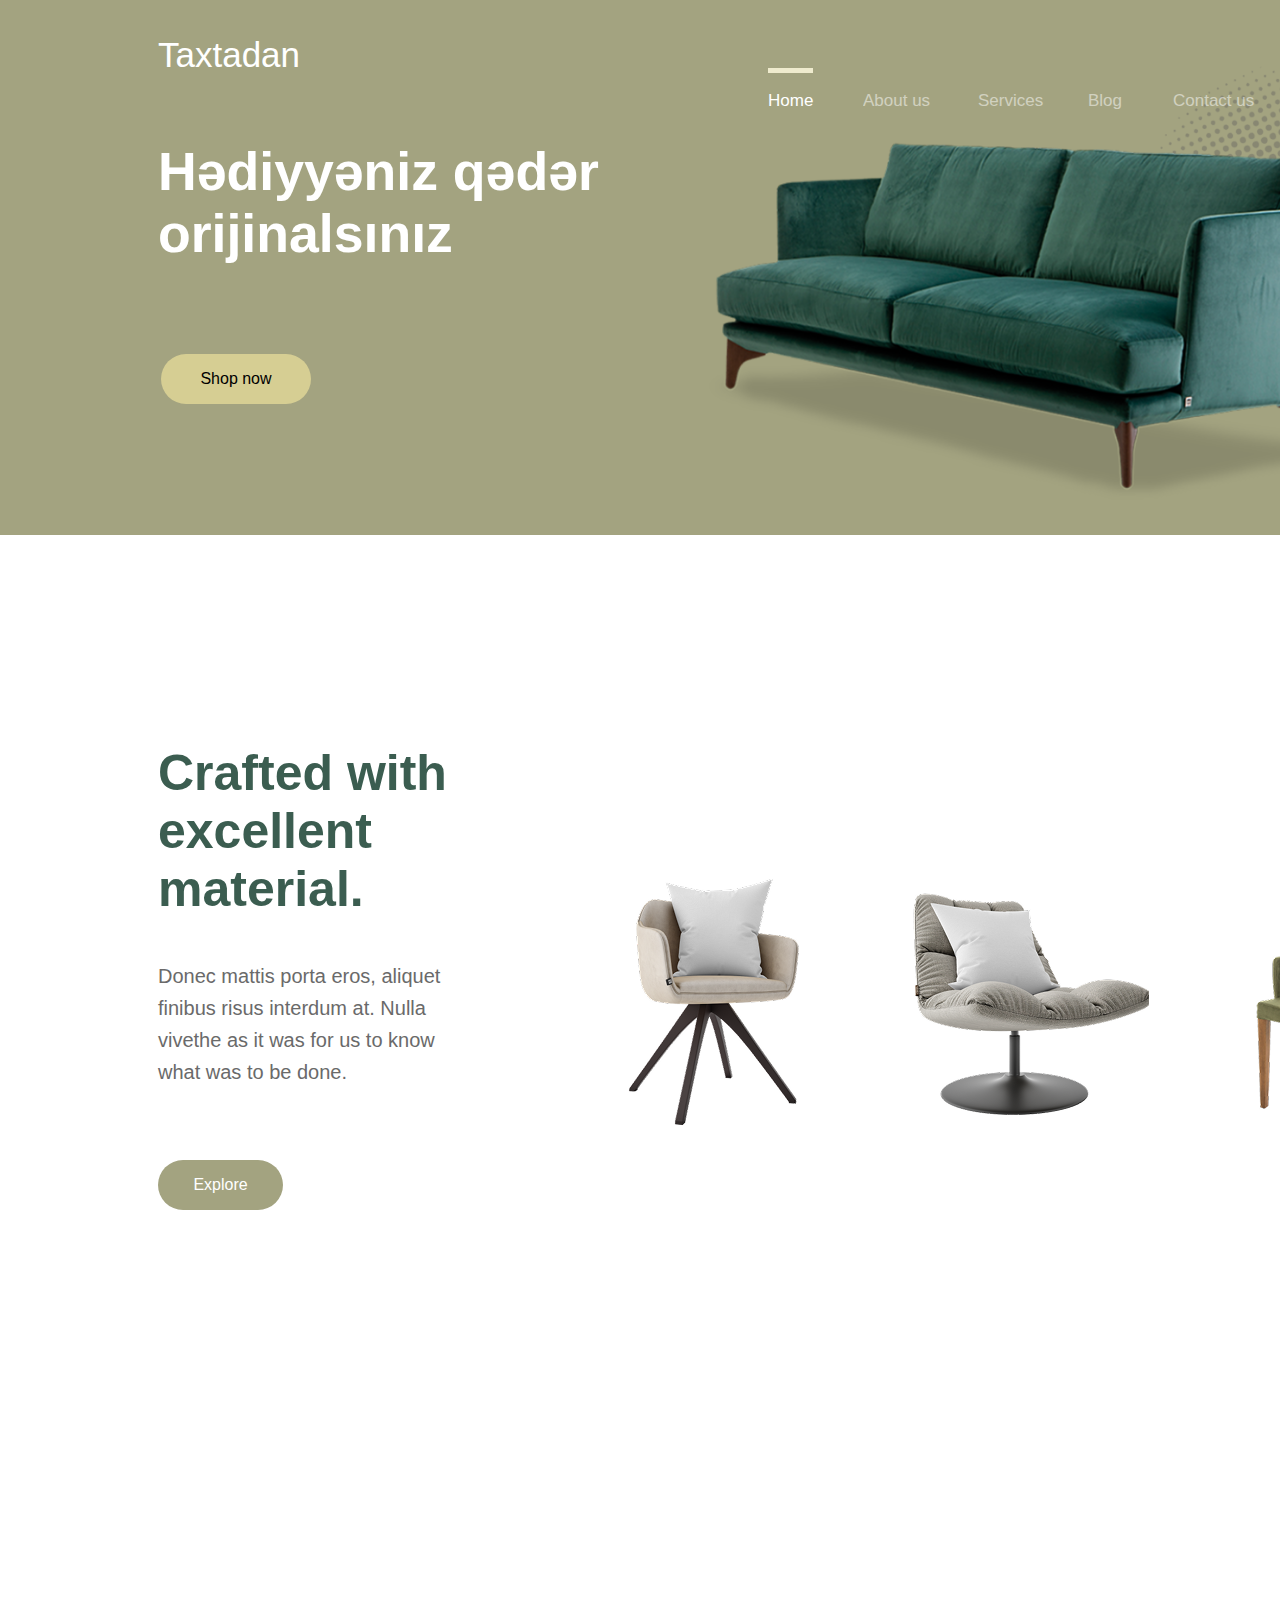
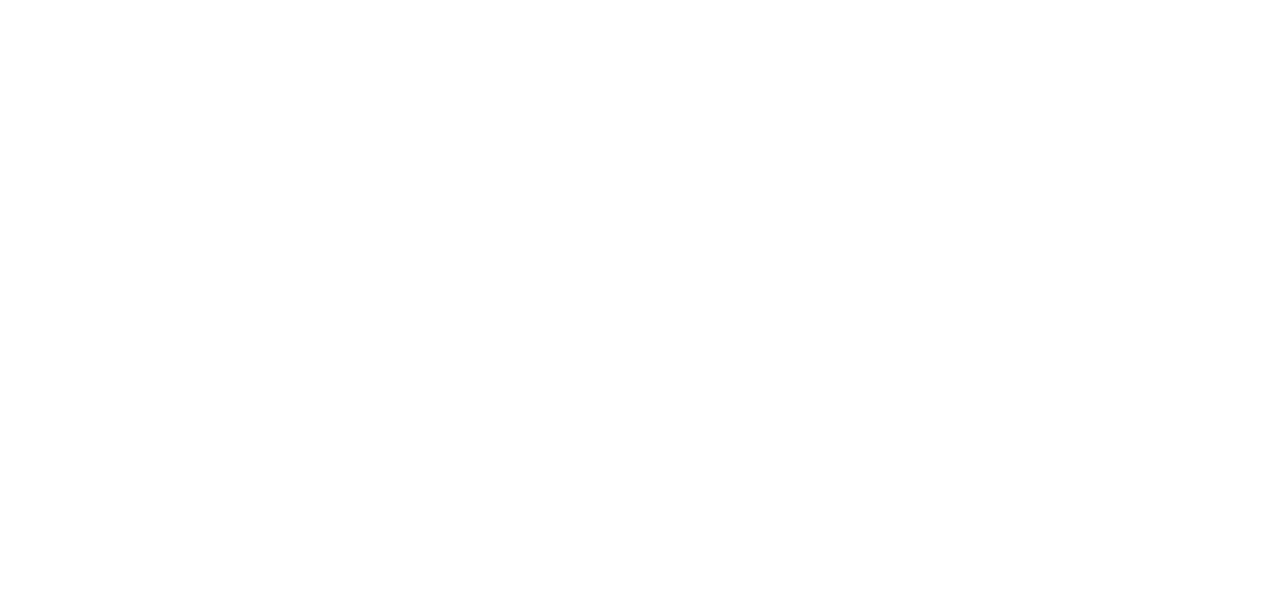
<file: index.html>
<!DOCTYPE html>
<html lang="en">
  <head>
    <meta charset="UTF-8" />
    <meta name="viewport" content="width=device-width, initial-scale=1.0" />
    <title>Taxtadan</title>
  </head>
  <body>
    <link rel="stylesheet" href="styles.css" />
    <script href="script.js"></script>
    <link
      class="fontInter"
      rel="preconnect"
      href="https://fonts.googleapis.com"
    />
    <link
      class="fontInter"
      rel="preconnect"
      href="https://fonts.gstatic.com"
      crossorigin
    />
    <link
      class="fontInter"
      href="https://fonts.googleapis.com/css2?family=Inter:ital,opsz,wght@0,14..32,100..900;1,14..32,100..900&display=swap"
      rel="stylesheet"
    />
    <div class="box1"></div>
    <div class="taxtadan"><p>Taxtadan</p></div>
    <div class="welcome">
      <h6>Hədiyyəniz qədər <br />orijinalsınız</h6>
    </div>
    <img class="couch1" src="photos/couch1.png" alt="" />
    <img
      class="dots"
      src="photos/pngtree-black-circle-round-halftone-vector-dot-editable-aesthetic-png-png-image_6033005.png"
      alt=""
    />
    <a href="#"><button class="shopNow">Shop now</button></a>
    <a href="#"><button class="explore1">Explore</button></a>
    <a href="#" style="text-decoration: none"><p class="home">Home</p></a>
    <div class="box2"></div>
    <a href="#" style="text-decoration: none"
      ><p class="aboutUs">About us</p></a
    >
    <a href="#" style="text-decoration: none"
      ><p class="services">Services</p></a
    >
    <a href="#" style="text-decoration: none"><p class="blog">Blog</p></a>
    <a href="#" style="text-decoration: none"
      ><p class="contactUs">Contact us</p></a
    >
    <a href="#"><img class="user" src="photos/User.png" alt="" /></a>
    <a href="#"><img class="cart" src="photos/Cart.png" alt="" /></a>
    <h6 class="craft1">Crafted with <br />excellent <br />material.</h6>
    <p class="craft2">
      Donec mattis porta eros, aliquet <br />finibus risus interdum at. Nulla
      <br />vivethe as it was for us to know <br />what was to be done.
    </p>
    <a href="#"><button class="explore2">Explore</button></a>
    <img class="couch2" src="photos/couch2.png" alt="" />
    <img class="couch3" src="photos/couch3.png" alt="" />
    <img class="couch4" src="photos/couch4.png" alt="" />
    <img class="box3" src="photos/box3.png" alt="" />
  </body>
</html>
</file>
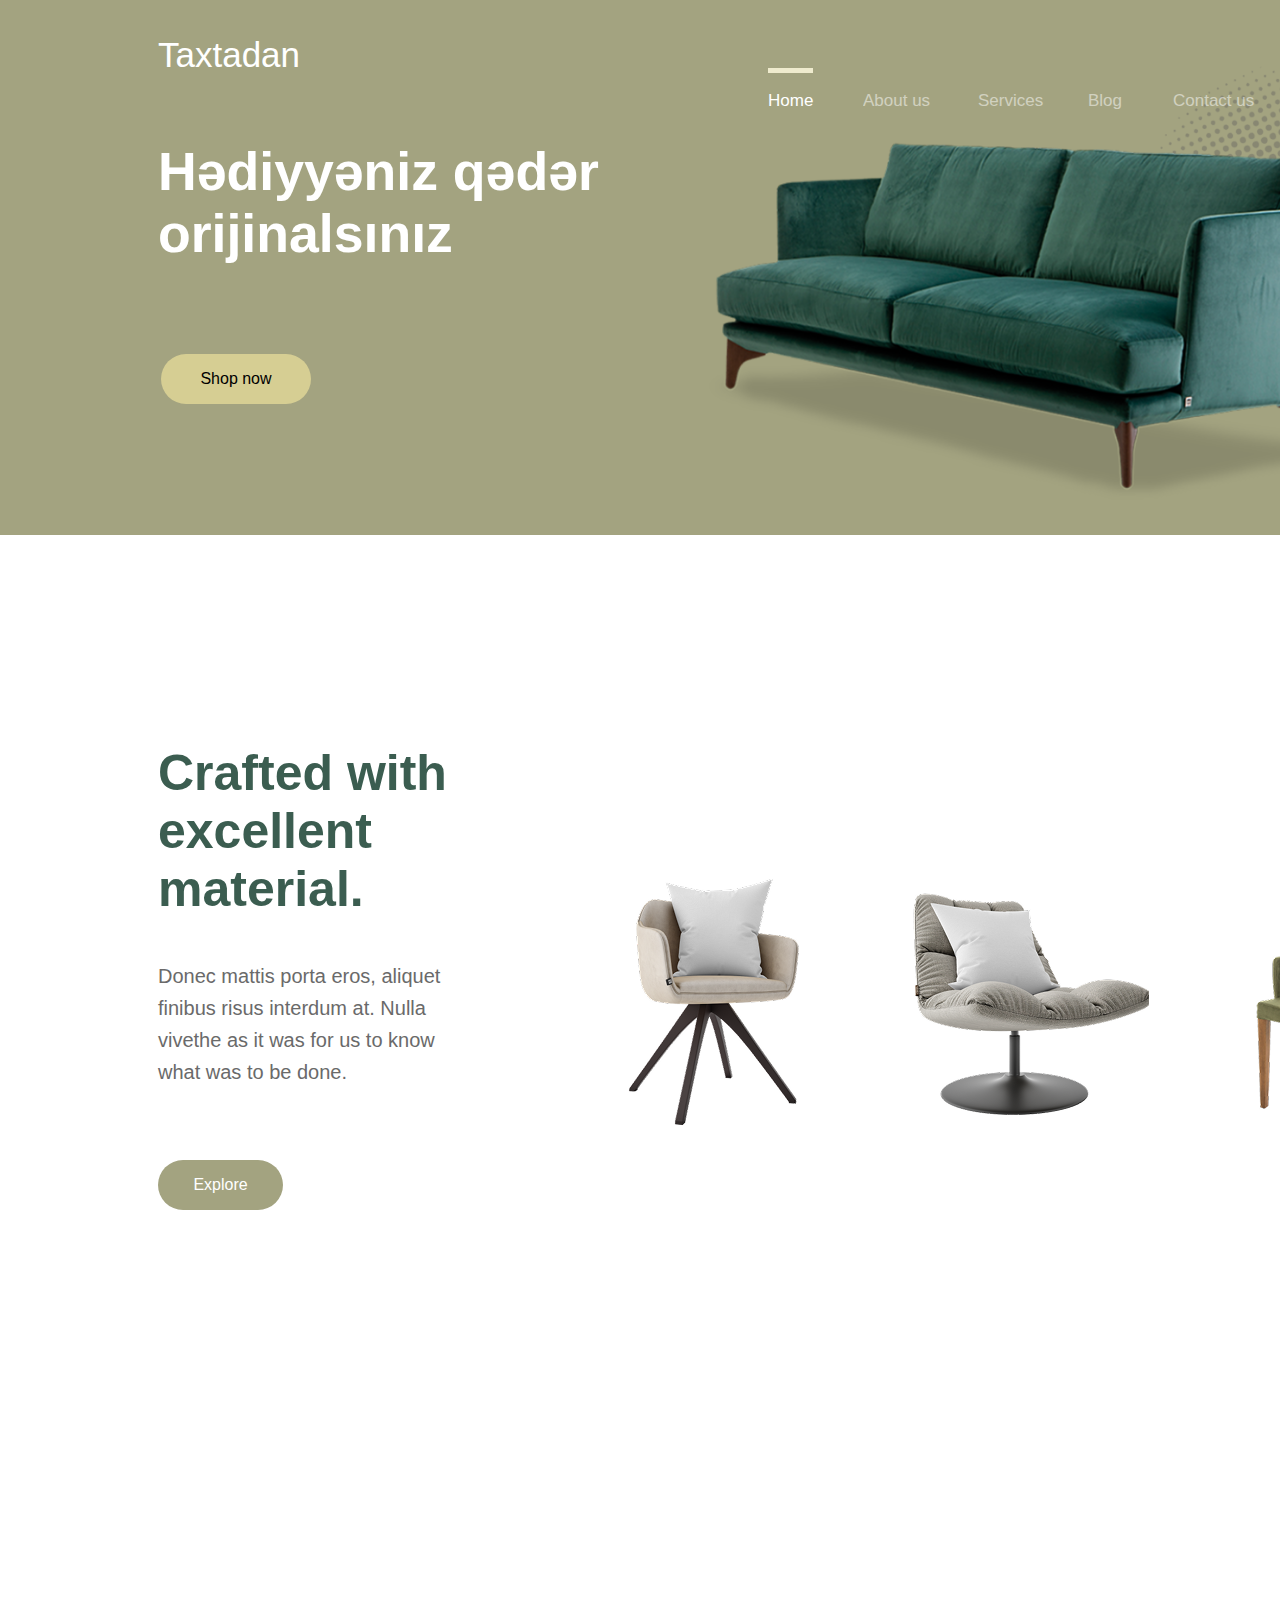
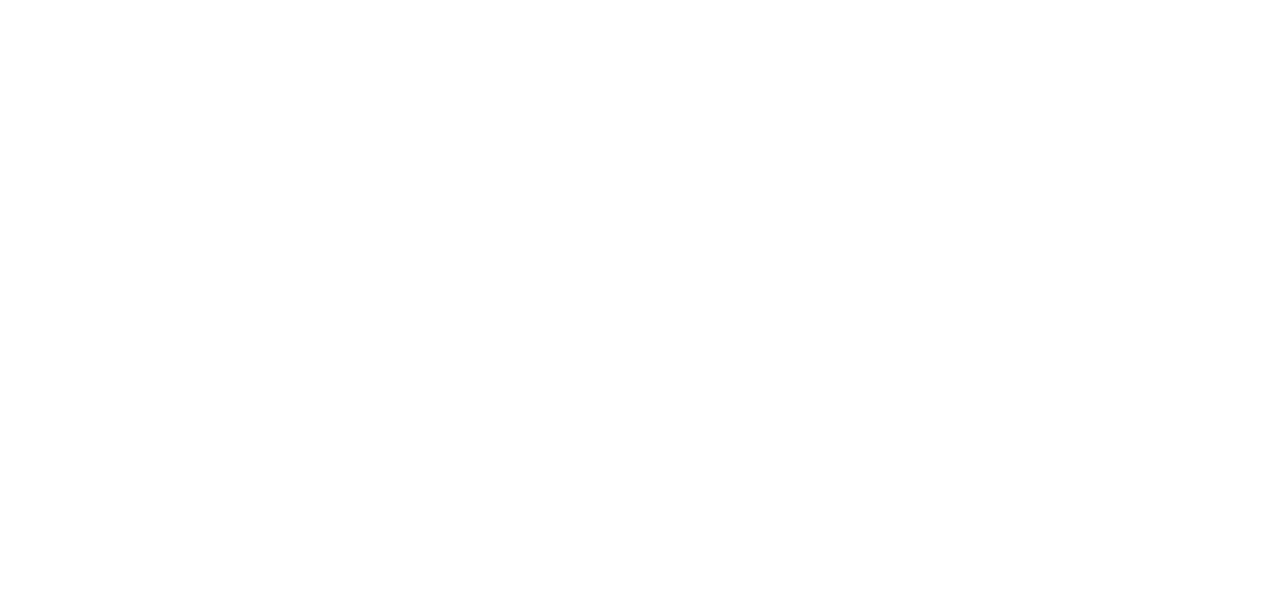
<file: taxtadan.html>
<!DOCTYPE html>
<html lang="en">
  <head>
    <meta charset="UTF-8" />
    <meta name="viewport" content="width=device-width, initial-scale=1.0" />
    <title>Taxtadan</title>
  </head>
  <body>
    <link rel="stylesheet" href="taxtadan.css" />
    <script href="taxtadan.js"></script>
    <link
      class="fontInter"
      rel="preconnect"
      href="https://fonts.googleapis.com"
    />
    <link
      class="fontInter"
      rel="preconnect"
      href="https://fonts.gstatic.com"
      crossorigin
    />
    <link
      class="fontInter"
      href="https://fonts.googleapis.com/css2?family=Inter:ital,opsz,wght@0,14..32,100..900;1,14..32,100..900&display=swap"
      rel="stylesheet"
    />
    <div class="box1"></div>
    <div class="taxtadan"><p>Taxtadan</p></div>
    <div class="welcome">
      <h6>Hədiyyəniz qədər <br />orijinalsınız</h6>
    </div>
    <img class="couch1" src="photos/couch1.png" alt="" />
    <img
      class="dots"
      src="photos/pngtree-black-circle-round-halftone-vector-dot-editable-aesthetic-png-png-image_6033005.png"
      alt=""
    />
    <a href="#"><button class="shopNow">Shop now</button></a>
    <a href="#"><button class="explore1">Explore</button></a>
    <a href="#" style="text-decoration: none"><p class="home">Home</p></a>
    <div class="box2"></div>
    <a href="#" style="text-decoration: none"
      ><p class="aboutUs">About us</p></a
    >
    <a href="#" style="text-decoration: none"
      ><p class="services">Services</p></a
    >
    <a href="#" style="text-decoration: none"><p class="blog">Blog</p></a>
    <a href="#" style="text-decoration: none"
      ><p class="contactUs">Contact us</p></a
    >
    <a href="#"><img class="user" src="photos/User.png" alt="" /></a>
    <a href="#"><img class="cart" src="photos/Cart.png" alt="" /></a>
    <h6 class="craft1">Crafted with <br />excellent <br />material.</h6>
    <p class="craft2">
      Donec mattis porta eros, aliquet <br />finibus risus interdum at. Nulla
      <br />vivethe as it was for us to know <br />what was to be done.
    </p>
    <a href="#"><button class="explore2">Explore</button></a>
    <img class="couch2" src="photos/couch2.png" alt="" />
    <img class="couch3" src="photos/couch3.png" alt="" />
    <img class="couch4" src="photos/couch4.png" alt="" />
    <img class="box3" src="photos/box3.png" alt="" />
  </body>
</html>
</file>
<file: styles.css>
.box1 {
  position: absolute;
  top: 0;
  left: 0;
  width: 1690px;
  height: 535px;
  background-color: rgb(163, 163, 128);
  z-index: -1;
}

.taxtadan {
  position: relative;
  left: 150px;
  color: white;
  font-family: "fontInter", sans-serif;
  font-size: 35px;
  z-index: 0;
}

.couch1 {
  height: 510px;
  width: 700px;
  position: relative;
  left: 675px;
  bottom: 400px;
  z-index: 0;
}

.welcome {
  position: relative;
  left: 150px;
  bottom: 60px;
  color: white;
  font-family: "fontInter", sans-serif;
  font-size: 80px;
  z-index: 0;
}

.dots {
  position: relative;
  left: 425px;
  bottom: 600px;
  height: 300px;
  width: 300px;
  opacity: 0.4;
  z-index: -1;
}

.shopNow {
  position: relative;
  right: 855px;
  bottom: 575px;
  width: 150px;
  height: 50px;
  background-color: rgb(214, 206, 147);
  color: black;
  font-family: "fontInter", sans-serif;
  font-size: 16px;
  border-radius: 30px;
  border: none;
  cursor: pointer;
}

.shopNow:hover {
  transform: scale(1.1);
  transition: all 0.3s;
}

.explore1 {
  position: relative;
  right: 845px;
  bottom: 575px;
  width: 150px;
  height: 50px;
  background-color: rgb(163, 163, 128);
  color: black;
  border-width: 2px;
  border-color: rgb(190, 190, 165);
  font-family: "fontInter", sans-serif;
  font-size: 16px;
  border-radius: 30px;
  border: none;
  cursor: pointer;
}

.explore1:hover {
  transform: scale(1.1);
  transition: all 0.3s;
}

.home {
  position: relative;
  left: 760px;
  bottom: 955px;
  color: white;
  font-family: "fontInter", sans-serif;
  font-size: 17px;
  z-index: 0;
}

.box2 {
  position: absolute;
  top: 68px;
  left: 768px;
  width: 45px;
  height: 5px;
  background-color: #efebce;
  z-index: 0;
}

.aboutUs {
  position: relative;
  left: 855px;
  bottom: 992px;
  color: white;
  font-family: "fontInter", sans-serif;
  font-size: 17px;
  z-index: 0;
  opacity: 0.5;
}

.services {
  position: relative;
  left: 970px;
  bottom: 1029px;
  color: white;
  font-family: "fontInter", sans-serif;
  font-size: 17px;
  z-index: 0;
  opacity: 0.5;
}

.blog {
  position: relative;
  left: 1080px;
  bottom: 1066px;
  color: white;
  font-family: "fontInter", sans-serif;
  font-size: 17px;
  z-index: 0;
  opacity: 0.5;
}

.contactUs {
  position: relative;
  left: 1165px;
  bottom: 1103px;
  color: white;
  font-family: "fontInter", sans-serif;
  font-size: 17px;
  z-index: 0;
  opacity: 0.5;
}

.user {
  position: relative;
  bottom: 1185px;
  left: 1330px;
}

.cart {
  position: relative;
  bottom: 1185px;
  left: 1345px;
}

.craft1 {
  position: relative;
  left: 150px;
  bottom: 675px;
  color: #3b5d50;
  font-family: "fontInter", sans-serif;
  font-size: 50px;
  z-index: 0;
}

.craft2 {
  position: relative;
  left: 150px;
  bottom: 750px;
  color: #6a6a6a;
  font-family: "fontInter", sans-serif;
  font-size: 20px;
  line-height: 32px;
  z-index: 0;
}

.explore2 {
  position: relative;
  left: 150px;
  bottom: 975px;
  width: 125px;
  height: 50px;
  background-color: #a3a380;
  color: white;
  border-color: #a3a380;
  font-family: "fontInter", sans-serif;
  font-size: 16px;
  border-radius: 30px;
  border: none;
  cursor: pointer;
}

.explore2:hover {
  transform: scale(1.1);
  transition: all 0.3s;
}

.couch2 {
  position: relative;
  left: 482px;
  bottom: 1033px;
}

.couch2:hover {
  position: relative;
  bottom: 1085px;
  transition: all 0.3s;
}

.couch2:not(:hover) {
  position: relative;
  bottom: 1033px;
  transition: all 0.3s;
}

.couch3 {
  position: relative;
  left: 582px;
  bottom: 1033px;
}

.couch3:hover {
  position: relative;
  bottom: 1085px;
  transition: all 0.3s;
}

.couch3:not(:hover) {
  position: relative;
  bottom: 1033px;
  transition: all 0.3s;
}

.couch4 {
  position: relative;
  left: 682px;
  bottom: 1033px;
}

.couch4:hover {
  position: relative;
  bottom: 1085px;
  transition: all 0.3s;
}

.couch4:not(:hover) {
  position: relative;
  bottom: 1033px;
  transition: all 0.3s;
}

.box3 {
  opacity: 0;
}
</file>
<file: taxtadan.css>
.box1 {
  position: absolute;
  top: 0;
  left: 0;
  width: 1690px;
  height: 535px;
  background-color: rgb(163, 163, 128);
  z-index: -1;
}

.taxtadan {
  position: relative;
  left: 150px;
  color: white;
  font-family: "fontInter", sans-serif;
  font-size: 35px;
  z-index: 0;
}

.couch1 {
  height: 510px;
  width: 700px;
  position: relative;
  left: 675px;
  bottom: 400px;
  z-index: 0;
}

.welcome {
  position: relative;
  left: 150px;
  bottom: 60px;
  color: white;
  font-family: "fontInter", sans-serif;
  font-size: 80px;
  z-index: 0;
}

.dots {
  position: relative;
  left: 425px;
  bottom: 600px;
  height: 300px;
  width: 300px;
  opacity: 0.4;
  z-index: -1;
}

.shopNow {
  position: relative;
  right: 855px;
  bottom: 575px;
  width: 150px;
  height: 50px;
  background-color: rgb(214, 206, 147);
  color: black;
  font-family: "fontInter", sans-serif;
  font-size: 16px;
  border-radius: 30px;
  border: none;
  cursor: pointer;
}

.shopNow:hover {
  transform: scale(1.1);
  transition: all 0.3s;
}

.explore1 {
  position: relative;
  right: 845px;
  bottom: 575px;
  width: 150px;
  height: 50px;
  background-color: rgb(163, 163, 128);
  color: black;
  border-width: 2px;
  border-color: rgb(190, 190, 165);
  font-family: "fontInter", sans-serif;
  font-size: 16px;
  border-radius: 30px;
  border: none;
  cursor: pointer;
}

.explore1:hover {
  transform: scale(1.1);
  transition: all 0.3s;
}

.home {
  position: relative;
  left: 760px;
  bottom: 955px;
  color: white;
  font-family: "fontInter", sans-serif;
  font-size: 17px;
  z-index: 0;
}

.box2 {
  position: absolute;
  top: 68px;
  left: 768px;
  width: 45px;
  height: 5px;
  background-color: #efebce;
  z-index: 0;
}

.aboutUs {
  position: relative;
  left: 855px;
  bottom: 992px;
  color: white;
  font-family: "fontInter", sans-serif;
  font-size: 17px;
  z-index: 0;
  opacity: 0.5;
}

.services {
  position: relative;
  left: 970px;
  bottom: 1029px;
  color: white;
  font-family: "fontInter", sans-serif;
  font-size: 17px;
  z-index: 0;
  opacity: 0.5;
}

.blog {
  position: relative;
  left: 1080px;
  bottom: 1066px;
  color: white;
  font-family: "fontInter", sans-serif;
  font-size: 17px;
  z-index: 0;
  opacity: 0.5;
}

.contactUs {
  position: relative;
  left: 1165px;
  bottom: 1103px;
  color: white;
  font-family: "fontInter", sans-serif;
  font-size: 17px;
  z-index: 0;
  opacity: 0.5;
}

.user {
  position: relative;
  bottom: 1185px;
  left: 1330px;
}

.cart {
  position: relative;
  bottom: 1185px;
  left: 1345px;
}

.craft1 {
  position: relative;
  left: 150px;
  bottom: 675px;
  color: #3b5d50;
  font-family: "fontInter", sans-serif;
  font-size: 50px;
  z-index: 0;
}

.craft2 {
  position: relative;
  left: 150px;
  bottom: 750px;
  color: #6a6a6a;
  font-family: "fontInter", sans-serif;
  font-size: 20px;
  line-height: 32px;
  z-index: 0;
}

.explore2 {
  position: relative;
  left: 150px;
  bottom: 975px;
  width: 125px;
  height: 50px;
  background-color: #a3a380;
  color: white;
  border-color: #a3a380;
  font-family: "fontInter", sans-serif;
  font-size: 16px;
  border-radius: 30px;
  border: none;
  cursor: pointer;
}

.explore2:hover {
  transform: scale(1.1);
  transition: all 0.3s;
}

.couch2 {
  position: relative;
  left: 482px;
  bottom: 1033px;
}

.couch2:hover {
  position: relative;
  bottom: 1085px;
  transition: all 0.3s;
}

.couch2:not(:hover) {
  position: relative;
  bottom: 1033px;
  transition: all 0.3s;
}

.couch3 {
  position: relative;
  left: 582px;
  bottom: 1033px;
}

.couch3:hover {
  position: relative;
  bottom: 1085px;
  transition: all 0.3s;
}

.couch3:not(:hover) {
  position: relative;
  bottom: 1033px;
  transition: all 0.3s;
}

.couch4 {
  position: relative;
  left: 682px;
  bottom: 1033px;
}

.couch4:hover {
  position: relative;
  bottom: 1085px;
  transition: all 0.3s;
}

.couch4:not(:hover) {
  position: relative;
  bottom: 1033px;
  transition: all 0.3s;
}

.box3 {
  opacity: 0;
}
</file>
